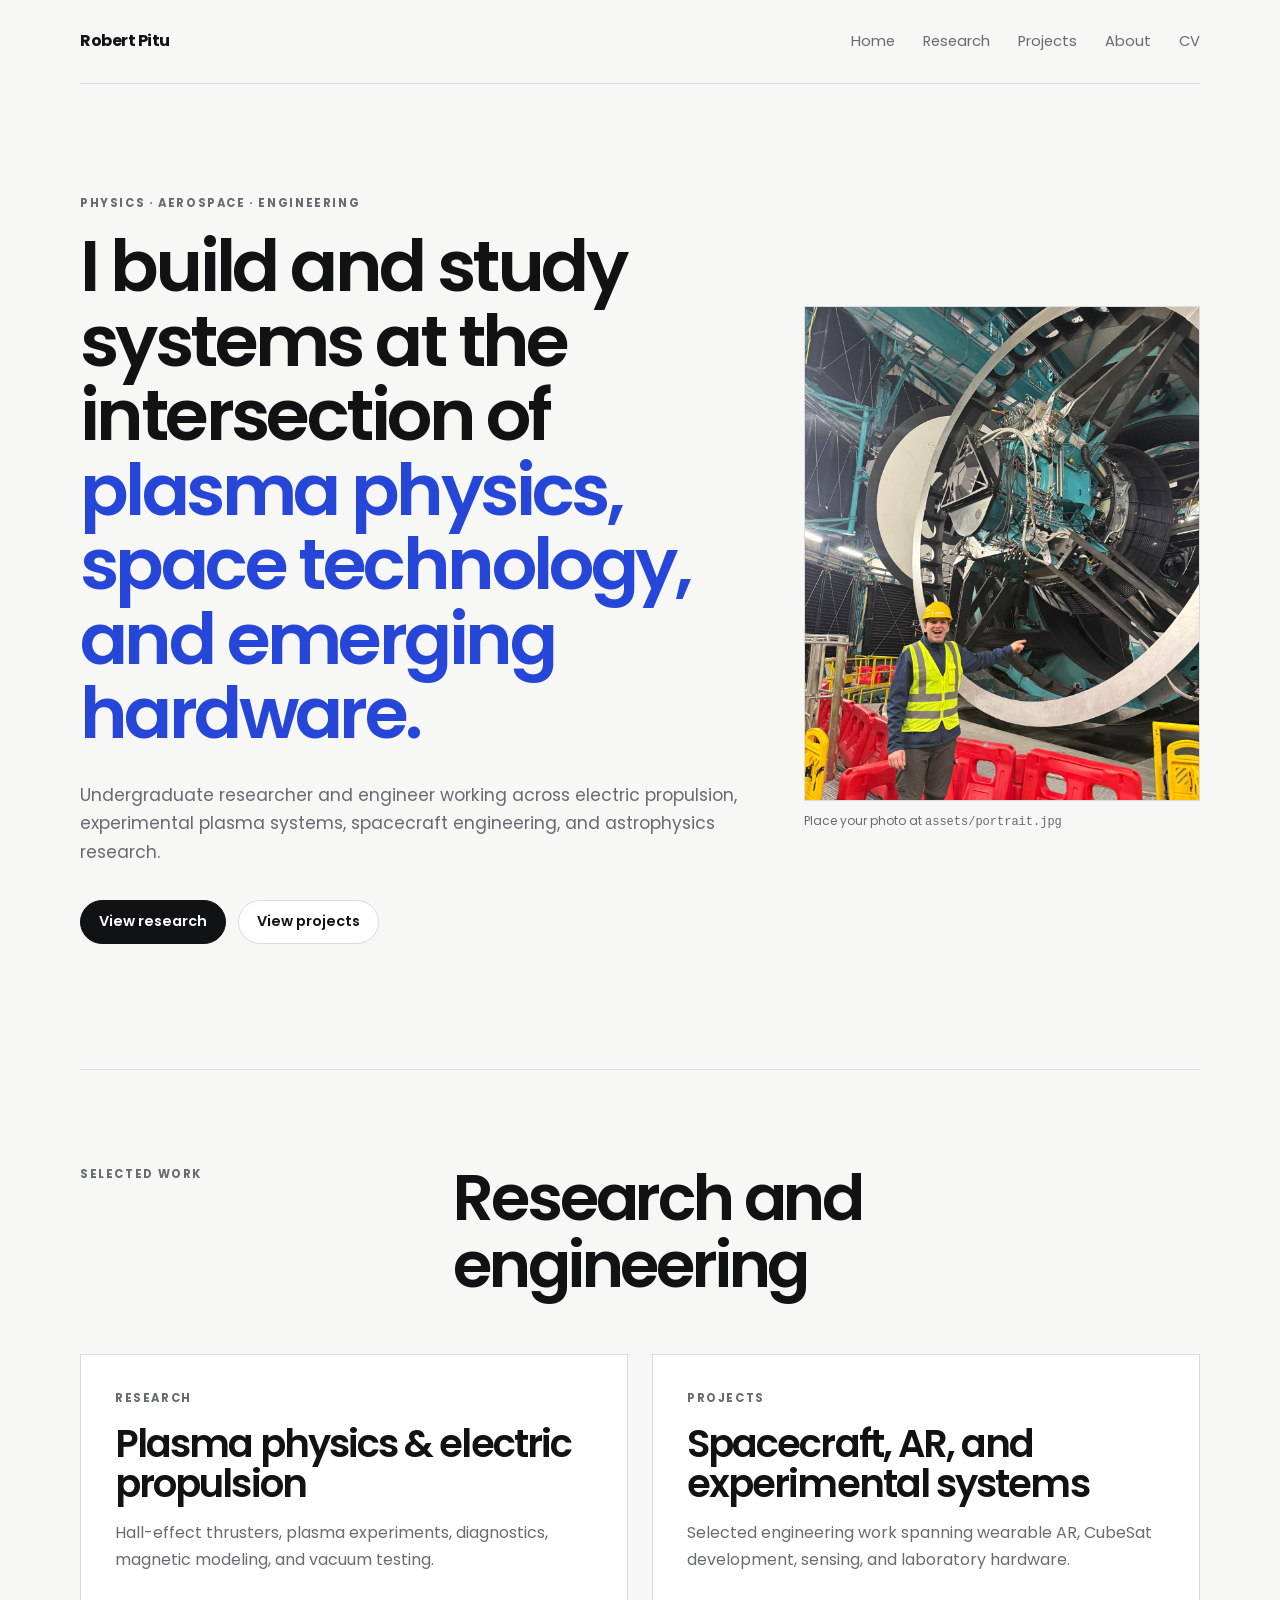
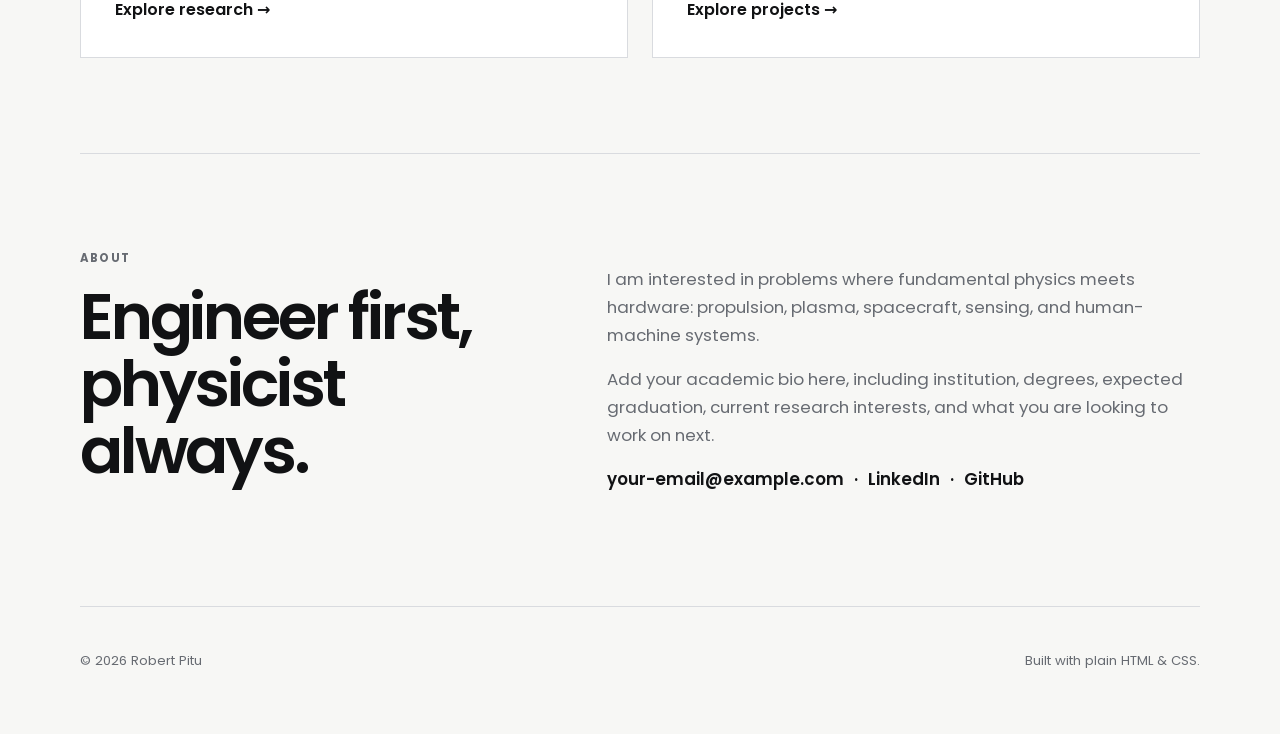
<file: index.html>
<!doctype html>
<html lang="en">
<head>
  <meta charset="utf-8" />
  <meta name="viewport" content="width=device-width, initial-scale=1" />
  <meta name="description" content="Robert Pitu — engineering, physics, and research portfolio." />
  <title>Robert Pitu — Engineering & Research</title>

  <link rel="preconnect" href="https://fonts.googleapis.com">
  <link rel="preconnect" href="https://fonts.gstatic.com" crossorigin>
  <link href="https://fonts.googleapis.com/css2?family=Poppins:wght@400;500;600;700&display=swap" rel="stylesheet">
  <link rel="stylesheet" href="styles.css" />

</head>
<body>

  <header class="site-header">
    <a class="brand" href="index.html">Robert Pitu</a>
    <nav aria-label="Primary navigation">
      <a href="index.html">Home</a>
      <a href="research.html">Research</a>
      <a href="projects.html">Projects</a>
      <a href="index.html#about">About</a>
      <a href="assets/cv.pdf">CV</a>
    </nav>
  </header>


  <main>
    <section class="hero hero-split">
      <div class="hero-copy-wrap">
        <p class="eyebrow">Physics · Aerospace · Engineering</p>
        <h1>
          I build and study systems at the intersection of
          <span>plasma physics, space technology, and emerging hardware.</span>
        </h1>
        <p class="hero-copy">
          Undergraduate researcher and engineer working across electric propulsion,
          experimental plasma systems, spacecraft engineering, and astrophysics research.
        </p>

        <div class="hero-links">
          <a class="button primary" href="research.html">View research</a>
          <a class="button" href="projects.html">View projects</a>
        </div>
      </div>

      <div class="portrait-shell">
        <div class="portrait placeholder">
          <span><img src="assets/personal1.jpeg" alt="Image1"></span>
        </div>
        <p class="portrait-note">Place your photo at <code>assets/portrait.jpg</code></p>
      </div>
    </section>

    <section class="section landing-intro">
      <div class="section-heading">
        <p class="eyebrow">Selected work</p>
        <h2>Research and engineering</h2>
      </div>

      <div class="landing-cards">
        <a class="landing-card" href="research.html">
          <p class="meta">Research</p>
          <h3>Plasma physics & electric propulsion</h3>
          <p>Hall-effect thrusters, plasma experiments, diagnostics, magnetic modeling, and vacuum testing.</p>
          <span class="text-link">Explore research →</span>
        </a>

        <a class="landing-card" href="projects.html">
          <p class="meta">Projects</p>
          <h3>Spacecraft, AR, and experimental systems</h3>
          <p>Selected engineering work spanning wearable AR, CubeSat development, sensing, and laboratory hardware.</p>
          <span class="text-link">Explore projects →</span>
        </a>
      </div>
    </section>

    <section id="about" class="section about">
      <div>
        <p class="eyebrow">About</p>
        <h2>Engineer first, physicist always.</h2>
      </div>

      <div class="about-copy">
        <p>
          I am interested in problems where fundamental physics meets hardware:
          propulsion, plasma, spacecraft, sensing, and human-machine systems.
        </p>

        <p>
          Add your academic bio here, including institution, degrees, expected graduation,
          current research interests, and what you are looking to work on next.
        </p>

        <p class="contact">
          <a href="mailto:your-email@example.com">your-email@example.com</a>
          <span>·</span>
          <a href="#">LinkedIn</a>
          <span>·</span>
          <a href="#">GitHub</a>
        </p>
      </div>
    </section>
  </main>


  <footer>
    <p>© <span id="year"></span> Robert Pitu</p>
    <p>Built with plain HTML & CSS.</p>
  </footer>
  <script src="script.js"></script>

</body>
</html>
</file>
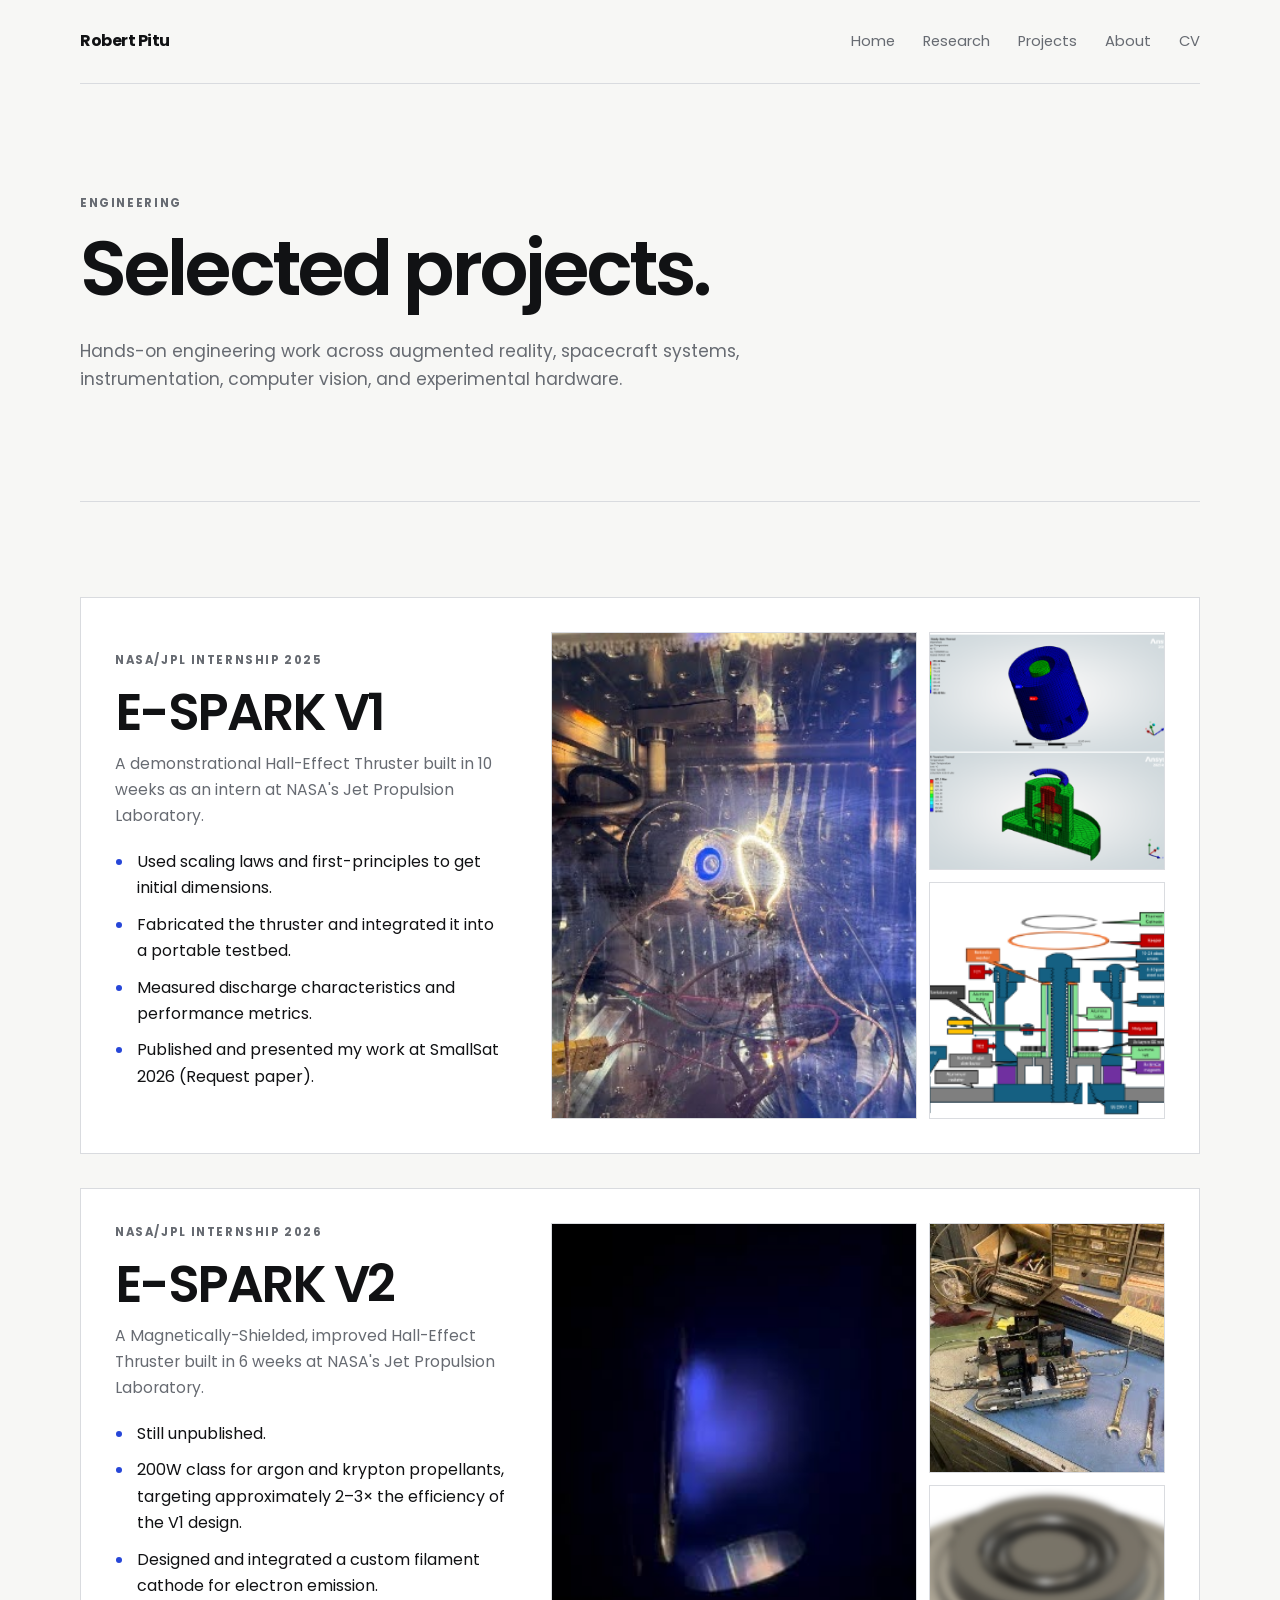
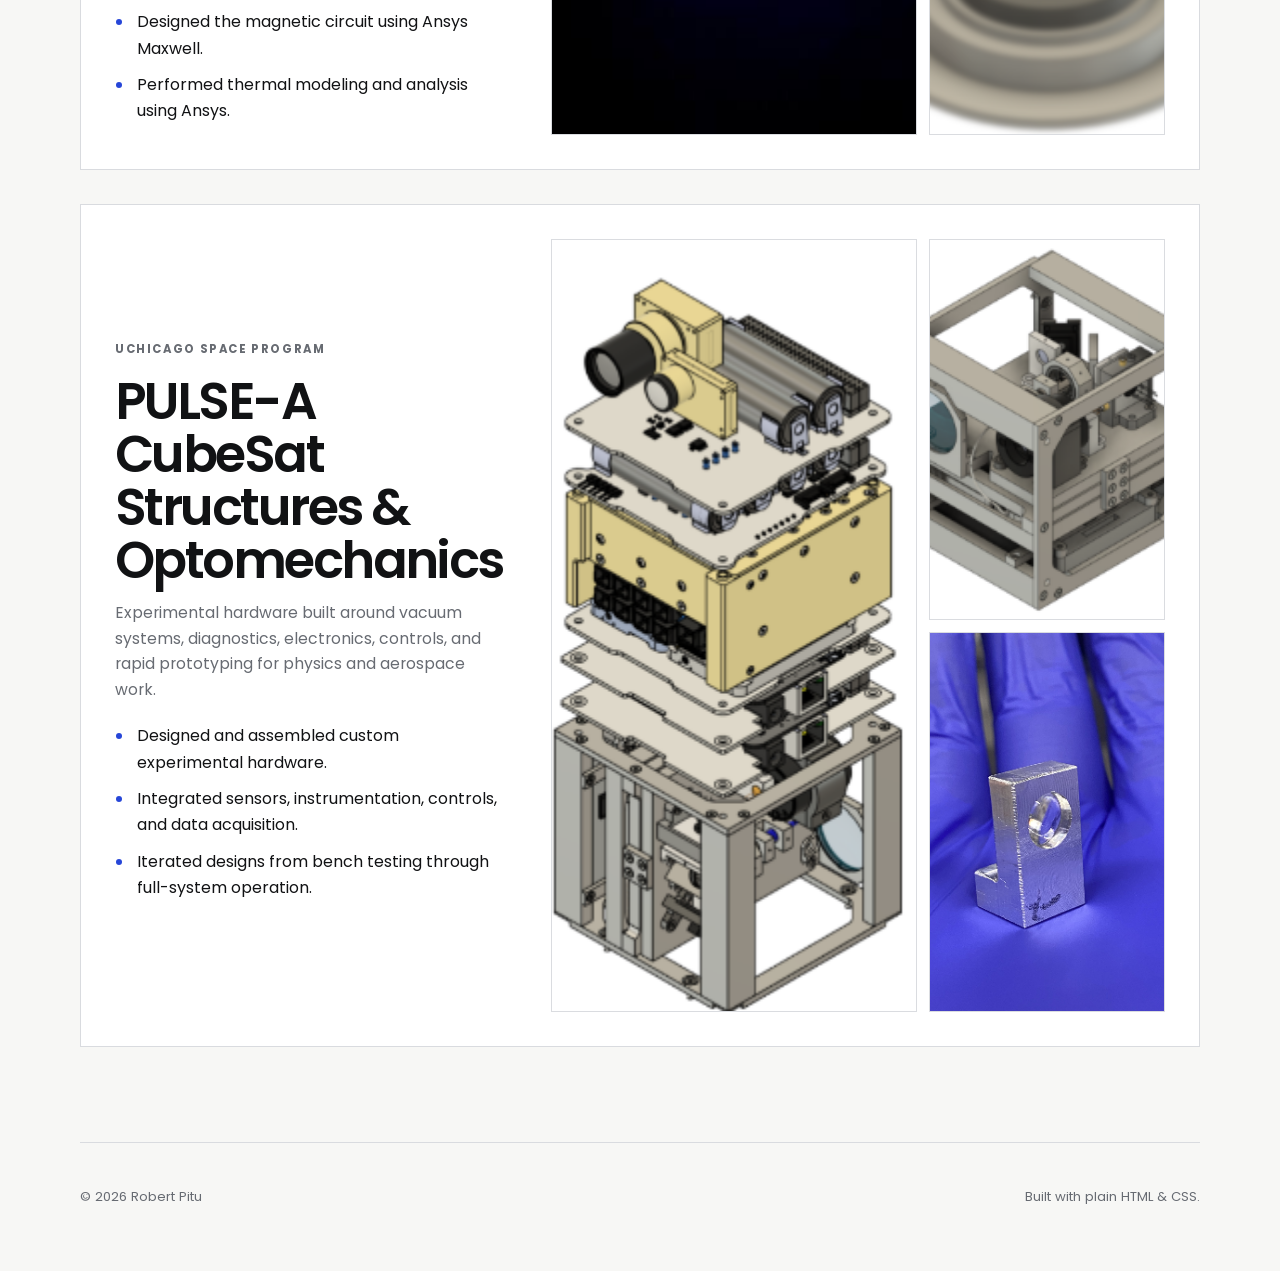
<file: projects.html>
<!doctype html>
<html lang="en">
<head>
  <meta charset="utf-8" />
  <meta name="viewport" content="width=device-width, initial-scale=1" />
  <meta name="description" content="Robert Pitu — engineering projects." />
  <title>Projects — Robert Pitu</title>

  <link rel="preconnect" href="https://fonts.googleapis.com">
  <link rel="preconnect" href="https://fonts.gstatic.com" crossorigin>
  <link href="https://fonts.googleapis.com/css2?family=Poppins:wght@400;500;600;700&display=swap" rel="stylesheet">
  <link rel="stylesheet" href="styles.css" />

</head>
<body>

  <header class="site-header">
    <a class="brand" href="index.html">Robert Pitu</a>
    <nav aria-label="Primary navigation">
      <a href="index.html">Home</a>
      <a href="research.html">Research</a>
      <a href="projects.html">Projects</a>
      <a href="index.html#about">About</a>
      <a href="assets/cv.pdf">CV</a>
    </nav>
  </header>


  <main>
    <section class="page-hero">
      <p class="eyebrow">Engineering</p>
      <h1>Selected projects.</h1>
      <p>
        Hands-on engineering work across augmented reality, spacecraft systems,
        instrumentation, computer vision, and experimental hardware.
      </p>
    </section>

    <section class="section">
      <div class="projects-list">

        <article class="project">
          <div class="project-info">
            <p class="meta">NASA/JPL Internship 2025</p>
            <h2>E-SPARK V1</h2>

            <p class="project-description">
              A demonstrational Hall-Effect Thruster built in 10 weeks as an intern at NASA's Jet Propulsion Laboratory.
            </p>

            <ul class="project-points">
              <li>Used scaling laws and first-principles to get initial dimensions.</li>
              <li>Fabricated the thruster and integrated it into a portable testbed.</li>
              <li>Measured discharge characteristics and performance metrics.</li>
              <li>Published and presented my work at SmallSat 2026 (Request paper).</li>
            </ul>
          </div>

          <div class="project-gallery">
            <div class="project-image project-image-large placeholder"><img src="assets/espark-v1-1.jpg" alt="Image1"></div>
            <div class="project-image placeholder"><img src="assets/espark-v1-2.jpg" alt="Image2"></div>
            <div class="project-image placeholder"><img src="assets/espark-v1-3.jpg" alt="Image3"></div>
          </div>
        </article>

        <article class="project">
          <div class="project-info">
            <p class="meta">NASA/JPL Internship 2026</p>
            <h2>E-SPARK V2</h2>

            <p class="project-description">
              A Magnetically-Shielded, improved Hall-Effect Thruster built in 6 weeks at NASA's Jet Propulsion Laboratory.
            </p>

            <ul class="project-points">
              <li>Still unpublished.</li>
              <li>200W class for argon and krypton propellants, targeting approximately 2–3× the efficiency of the V1 design.</li>
              <li>Designed and integrated a custom filament cathode for electron emission.</li>
              <li>Designed the magnetic circuit using Ansys Maxwell.</li>
              <li>Performed thermal modeling and analysis using Ansys.</li>            </ul>
          </div>

          <div class="project-gallery">
            <div class="project-image project-image-large placeholder"><img src="assets/espark-v2-1.jpg" alt="Image1"></div>
            <div class="project-image placeholder"><img src="assets/espark-v2-2.jpg" alt="Image2"></div>
            <div class="project-image placeholder"><img src="assets/espark-v2-3.jpg" alt="Image3"></div>
          </div>
        </article>

        <article class="project">
          <div class="project-info">
            <p class="meta">UChicago Space Program</p>
            <h2>PULSE-A CubeSat Structures & Optomechanics</h2>

            <p class="project-description">
              Experimental hardware built around vacuum systems, diagnostics,
              electronics, controls, and rapid prototyping for physics and aerospace work.
            </p>

            <ul class="project-points">
              <li>Designed and assembled custom experimental hardware.</li>
              <li>Integrated sensors, instrumentation, controls, and data acquisition.</li>
              <li>Iterated designs from bench testing through full-system operation.</li>
            </ul>
          </div>

          <div class="project-gallery">
            <div class="project-image project-image-large placeholder"><img src="assets/pulsea-1.jpg" alt="Image1"></div>
            <div class="project-image placeholder"><img src="assets/pulsea-2.jpg" alt="Image2"></div>
            <div class="project-image placeholder"><img src="assets/pulsea-3.jpg" alt="Image3"></div>
          </div>
        </article>

      </div>
    </section>
  </main>


  <footer>
    <p>© <span id="year"></span> Robert Pitu</p>
    <p>Built with plain HTML & CSS.</p>
  </footer>
  <script src="script.js"></script>

</body>
</html>
</file>
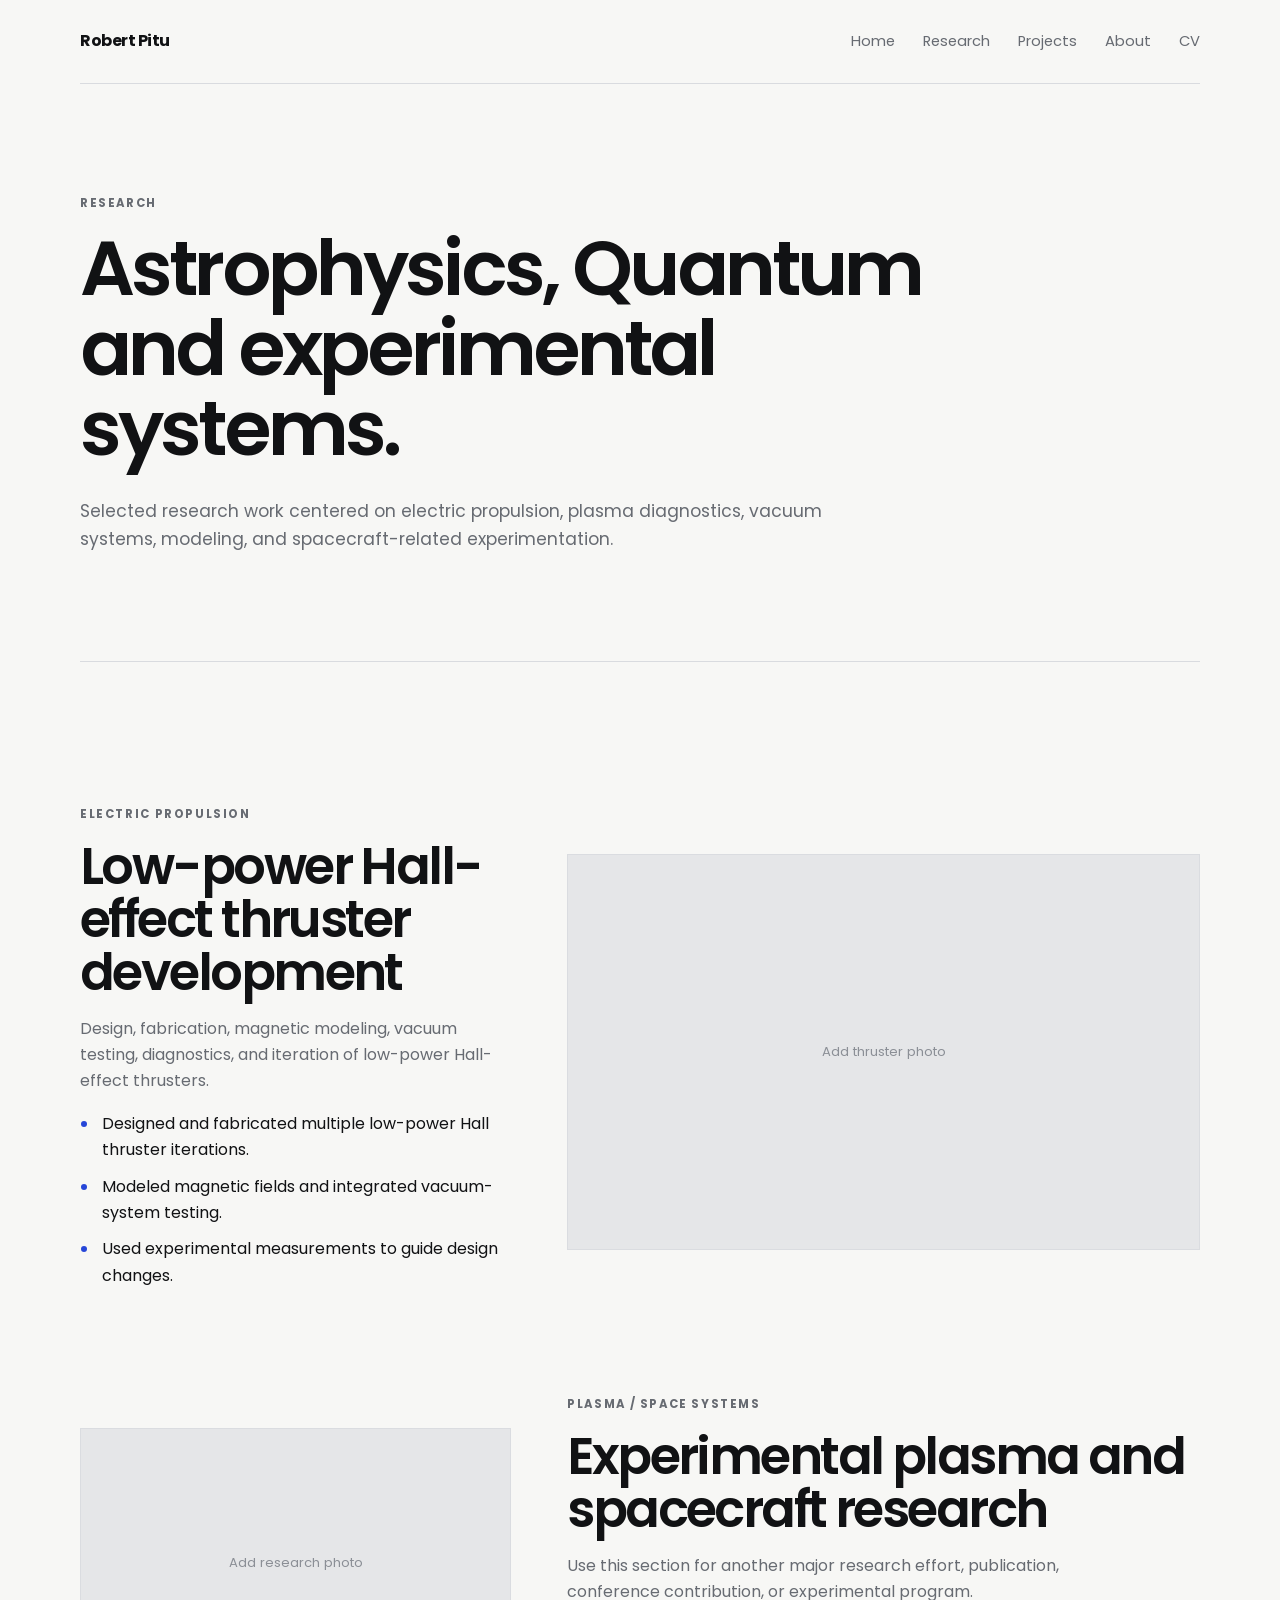
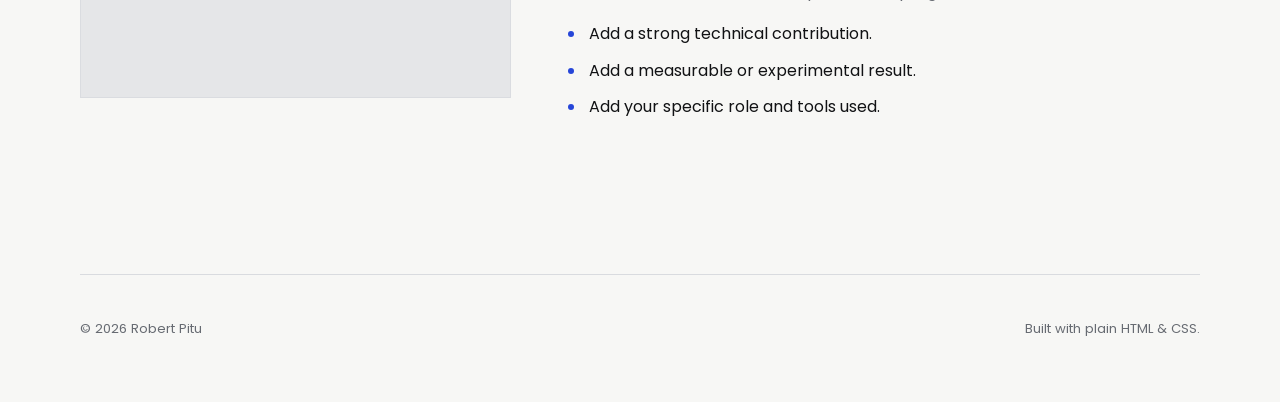
<file: research.html>
<!doctype html>
<html lang="en">
<head>
  <meta charset="utf-8" />
  <meta name="viewport" content="width=device-width, initial-scale=1" />
  <meta name="description" content="Robert Pitu — research portfolio." />
  <title>Research — Robert Pitu</title>

  <link rel="preconnect" href="https://fonts.googleapis.com">
  <link rel="preconnect" href="https://fonts.gstatic.com" crossorigin>
  <link href="https://fonts.googleapis.com/css2?family=Poppins:wght@400;500;600;700&display=swap" rel="stylesheet">
  <link rel="stylesheet" href="styles.css" />

</head>
<body>

  <header class="site-header">
    <a class="brand" href="index.html">Robert Pitu</a>
    <nav aria-label="Primary navigation">
      <a href="index.html">Home</a>
      <a href="research.html">Research</a>
      <a href="projects.html">Projects</a>
      <a href="index.html#about">About</a>
      <a href="assets/cv.pdf">CV</a>
    </nav>
  </header>


  <main>
    <section class="page-hero">
      <p class="eyebrow">Research</p>
      <h1>Astrophysics, Quantum and experimental systems.</h1>
      <p>
        Selected research work centered on electric propulsion, plasma diagnostics,
        vacuum systems, modeling, and spacecraft-related experimentation.
      </p>
    </section>

    <section class="section">
      <article class="feature">
        <div class="feature-copy">
          <p class="meta">Electric Propulsion</p>
          <h2>Low-power Hall-effect thruster development</h2>
          <p>
            Design, fabrication, magnetic modeling, vacuum testing, diagnostics,
            and iteration of low-power Hall-effect thrusters.
          </p>
          <ul class="project-points">
            <li>Designed and fabricated multiple low-power Hall thruster iterations.</li>
            <li>Modeled magnetic fields and integrated vacuum-system testing.</li>
            <li>Used experimental measurements to guide design changes.</li>
          </ul>
        </div>
        <div class="media placeholder"><span>Add thruster photo</span></div>
      </article>

      <article class="feature reverse">
        <div class="feature-copy">
          <p class="meta">Plasma / Space Systems</p>
          <h2>Experimental plasma and spacecraft research</h2>
          <p>
            Use this section for another major research effort, publication,
            conference contribution, or experimental program.
          </p>
          <ul class="project-points">
            <li>Add a strong technical contribution.</li>
            <li>Add a measurable or experimental result.</li>
            <li>Add your specific role and tools used.</li>
          </ul>
        </div>
        <div class="media placeholder"><span>Add research photo</span></div>
      </article>
    </section>
  </main>


  <footer>
    <p>© <span id="year"></span> Robert Pitu</p>
    <p>Built with plain HTML & CSS.</p>
  </footer>
  <script src="script.js"></script>

</body>
</html>
</file>
<file: styles.css>
:root {
  --bg: #f7f7f5;
  --surface: #ffffff;
  --text: #111214;
  --muted: #676b72;
  --line: #d9dbdf;
  --accent: #2646d8;
  --max: 1120px;
}

* { box-sizing: border-box; }

html { scroll-behavior: smooth; }

body {
  margin: 0;
  background: var(--bg);
  color: var(--text);
  font-family: "Poppins", system-ui, -apple-system, BlinkMacSystemFont, "Segoe UI", sans-serif;
  line-height: 1.65;
}

a { color: inherit; text-decoration: none; }

.site-header {
  width: min(calc(100% - 40px), var(--max));
  margin: 0 auto;
  min-height: 84px;
  display: flex;
  align-items: center;
  justify-content: space-between;
  border-bottom: 1px solid var(--line);
}

.brand {
  font-weight: 700;
  letter-spacing: -0.03em;
}

nav {
  display: flex;
  gap: 28px;
  font-size: 0.92rem;
  color: var(--muted);
}

nav a:hover,
.text-link:hover,
.contact a:hover {
  color: var(--accent);
}

main,
footer {
  width: min(calc(100% - 40px), var(--max));
  margin: 0 auto;
}

.eyebrow,
.meta {
  margin: 0 0 16px;
  text-transform: uppercase;
  letter-spacing: 0.14em;
  font-size: 0.72rem;
  font-weight: 700;
  color: var(--muted);
}

/* LANDING */

.hero {
  padding: 110px 0 125px;
}

.hero-split {
  display: grid;
  grid-template-columns: minmax(0, 1.25fr) minmax(280px, 0.75fr);
  gap: 64px;
  align-items: center;
}

.hero h1,
.page-hero h1,
.section h2,
.feature h2,
.project h2,
.landing-card h3 {
  margin: 0;
  line-height: 1.04;
  letter-spacing: -0.05em;
  font-weight: 600;
}

.hero h1 {
  font-size: clamp(2.8rem, 5.6vw, 5.6rem);
}

.hero h1 span {
  color: var(--accent);
}

.hero-copy {
  max-width: 760px;
  margin: 30px 0 0;
  font-size: 1.08rem;
  color: var(--muted);
}

.hero-links {
  display: flex;
  gap: 12px;
  margin-top: 34px;
}

.button {
  display: inline-flex;
  align-items: center;
  justify-content: center;
  min-height: 44px;
  padding: 0 18px;
  border: 1px solid var(--line);
  border-radius: 999px;
  background: var(--surface);
  font-size: 0.9rem;
  font-weight: 600;
}

.button.primary {
  background: var(--text);
  border-color: var(--text);
  color: white;
}

.portrait-shell {
  align-self: stretch;
  display: flex;
  flex-direction: column;
  justify-content: center;
}

.portrait {
  width: 100%;
  aspect-ratio: 4 / 5;
  background: #e5e6e8;
  overflow: hidden;
}

.portrait img {
  width: 100%;
  height: 100%;
  object-fit: cover;
  display: block;
}

.portrait-note {
  margin: 10px 0 0;
  color: var(--muted);
  font-size: 0.75rem;
}

/* GENERAL */

.section {
  padding: 95px 0;
  border-top: 1px solid var(--line);
}

.section-heading {
  display: grid;
  grid-template-columns: 1fr 2fr;
  align-items: start;
  margin-bottom: 56px;
}

.section h2 {
  font-size: clamp(2.2rem, 5vw, 4.1rem);
}

.page-hero {
  padding: 110px 0 90px;
  max-width: 900px;
}

.page-hero h1 {
  font-size: clamp(3rem, 6vw, 5.6rem);
}

.page-hero > p:last-child {
  max-width: 760px;
  margin-top: 28px;
  color: var(--muted);
  font-size: 1.08rem;
}

.landing-cards {
  display: grid;
  grid-template-columns: 1fr 1fr;
  gap: 24px;
}

.landing-card {
  display: block;
  padding: 34px;
  background: var(--surface);
  border: 1px solid var(--line);
  transition: transform 160ms ease, border-color 160ms ease;
}

.landing-card:hover {
  transform: translateY(-3px);
  border-color: #b8bcc4;
}

.landing-card h3 {
  font-size: clamp(1.8rem, 3vw, 2.8rem);
}

.landing-card p:not(.meta) {
  color: var(--muted);
}

.text-link {
  display: inline-block;
  margin-top: 8px;
  font-weight: 600;
}

/* RESEARCH */

.feature {
  display: grid;
  grid-template-columns: 0.92fr 1.35fr;
  gap: 56px;
  align-items: center;
  padding: 48px 0;
}

.feature.reverse .feature-copy { order: 2; }
.feature.reverse .media { order: 1; }

.feature h2,
.project h2 {
  font-size: clamp(1.9rem, 4vw, 3.2rem);
}

.feature-copy > p:not(.meta) {
  color: var(--muted);
  max-width: 560px;
}

.media {
  aspect-ratio: 16 / 10;
  background: #e5e6e8;
  overflow: hidden;
}

.media img,
.project-image img {
  width: 100%;
  height: 100%;
  object-fit: cover;
  display: block;
}

/* PROJECTS */

.projects-list {
  display: grid;
  gap: 34px;
}

.project {
  display: grid;
  grid-template-columns: minmax(0, 0.78fr) minmax(0, 1.22fr);
  gap: 44px;
  padding: 34px;
  background: var(--surface);
  border: 1px solid var(--line);
}

.project-info {
  display: flex;
  flex-direction: column;
  justify-content: center;
  min-width: 0;
}

.project-description {
  margin: 12px 0 20px;
  color: var(--muted);
  font-size: 0.98rem;
}

.project-points {
  margin: 0;
  padding-left: 1.2rem;
  color: var(--text);
}

.project-points li {
  margin: 0 0 10px;
  padding-left: 3px;
}

.project-points li::marker {
  color: var(--accent);
}

.project-gallery {
  display: grid;
  grid-template-columns: 1.55fr 1fr;
  grid-template-rows: 1fr 1fr;
  gap: 12px;
  min-height: 420px;
}

.project-image {
  min-height: 0;
  background: #e5e6e8;
  overflow: hidden;
}

.project-image-large {
  grid-row: 1 / 3;
}

.placeholder {
  display: grid;
  place-items: center;
  color: #8b8f96;
  font-size: 0.82rem;
  border: 1px solid #dadce0;
}

/* ABOUT */

.about {
  display: grid;
  grid-template-columns: 1fr 1.3fr;
  gap: 70px;
}

.about-copy {
  font-size: 1.05rem;
  color: var(--muted);
}

.contact {
  display: flex;
  flex-wrap: wrap;
  gap: 10px;
  color: var(--text);
  font-weight: 600;
}

footer {
  display: flex;
  justify-content: space-between;
  gap: 20px;
  padding: 30px 0 50px;
  border-top: 1px solid var(--line);
  color: var(--muted);
  font-size: 0.82rem;
}

/* RESPONSIVE */

@media (max-width: 900px) {
  .hero-split,
  .project {
    grid-template-columns: 1fr;
  }

  .portrait-shell {
    max-width: 520px;
  }

  .project-gallery {
    min-height: 390px;
  }
}

@media (max-width: 760px) {
  .site-header {
    min-height: 72px;
  }

  nav {
    gap: 14px;
    font-size: 0.8rem;
  }

  nav a:nth-child(4) {
    display: none;
  }

  .hero,
  .page-hero {
    padding: 80px 0 90px;
  }

  .section {
    padding: 72px 0;
  }

  .section-heading,
  .feature,
  .about,
  .landing-cards {
    grid-template-columns: 1fr;
  }

  .section-heading {
    gap: 10px;
  }

  .feature {
    gap: 26px;
  }

  .feature.reverse .feature-copy,
  .feature.reverse .media {
    order: initial;
  }

  .project {
    padding: 22px;
    gap: 28px;
  }

  .project-gallery {
    grid-template-columns: 1fr 1fr;
    grid-template-rows: auto auto;
    min-height: 0;
  }

  .project-image {
    aspect-ratio: 4 / 3;
  }

  .project-image-large {
    grid-column: 1 / 3;
    grid-row: auto;
    aspect-ratio: 16 / 9;
  }

  footer {
    flex-direction: column;
  }
}

@media (max-width: 520px) {
  .project-gallery {
    grid-template-columns: 1fr;
  }

  .project-image-large {
    grid-column: auto;
  }
}
</file>
